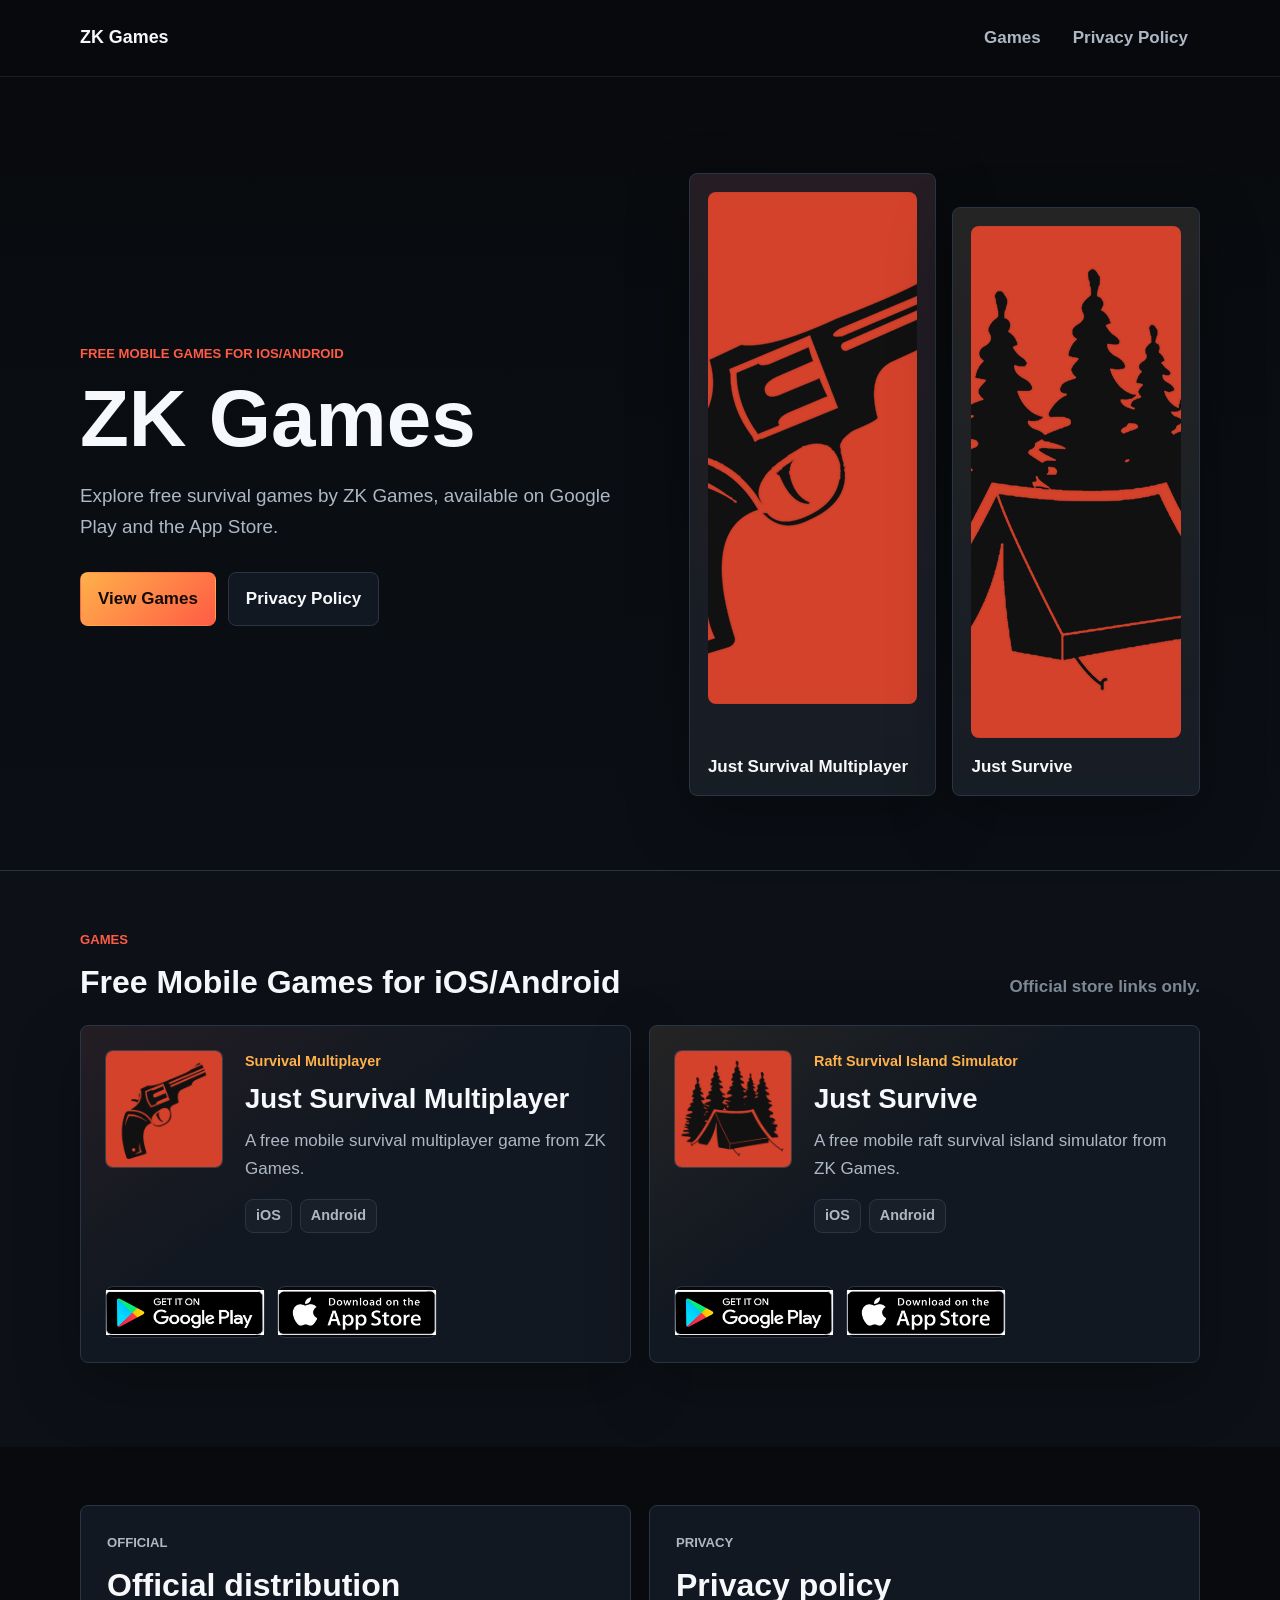
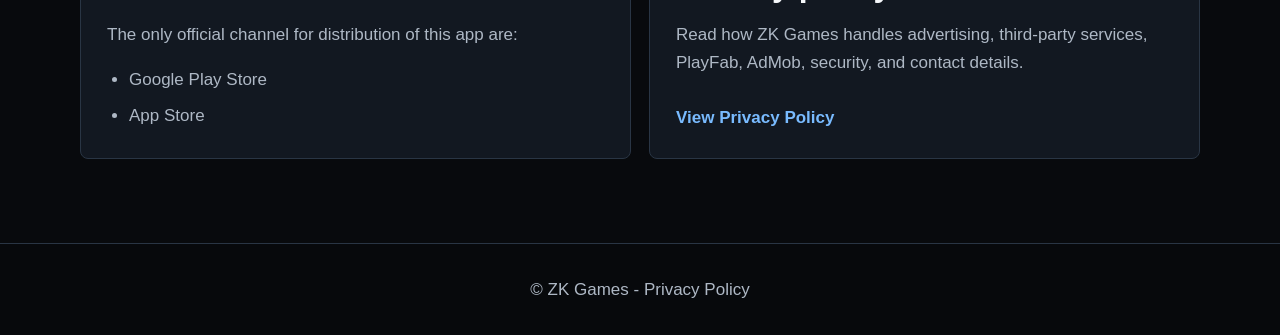
<file: index.html>
<!DOCTYPE html>
<html lang="en">
<head>
    <title>ZK Games - Free Mobile Games for iOS/Android</title>
    <meta charset="utf-8" />
    <meta name="viewport" content="width=device-width, initial-scale=1.0" />
    <meta name="description" content="ZK Games creates free mobile survival games for iOS and Android, including Just Survival Multiplayer and Just Survive." />
    <meta name="keywords" content="ZK Games, free mobile games, iOS games, Android games, survival games, Just Survival Multiplayer, Just Survive" />
    <meta name="author" content="ZK Games" />
    <meta name="robots" content="index, follow" />
    <meta name="theme-color" content="#080a0d" />
    <meta name="color-scheme" content="dark" />
    <link rel="canonical" href="https://zkgamestudios.com/" />
    <link rel="icon" href="images/JustSurvivalAndroidIcon.png" type="image/png" />
    <link rel="apple-touch-icon" href="images/JustSurvivalAndroidIcon.png" />
    <link rel="preload" href="images/JustSurvivalAndroidIcon.png" as="image" />
    <link rel="preload" href="images/JustSurviveAndroidIcon.png" as="image" />
    <meta property="og:type" content="website" />
    <meta property="og:site_name" content="ZK Games" />
    <meta property="og:title" content="ZK Games - Free Mobile Games for iOS/Android" />
    <meta property="og:description" content="Play free mobile survival games from ZK Games on iOS and Android." />
    <meta property="og:url" content="https://zkgamestudios.com/" />
    <meta property="og:image" content="https://zkgamestudios.com/images/JustSurvivalAndroidIcon.png" />
    <meta property="og:image:alt" content="Just Survival Multiplayer game icon" />
    <meta name="twitter:card" content="summary" />
    <meta name="twitter:title" content="ZK Games - Free Mobile Games for iOS/Android" />
    <meta name="twitter:description" content="Play free mobile survival games from ZK Games on iOS and Android." />
    <meta name="twitter:image" content="https://zkgamestudios.com/images/JustSurvivalAndroidIcon.png" />
    <link rel="stylesheet" href="style.css" />
    <script type="application/ld+json">
    {
        "@context": "https://schema.org",
        "@graph": [
            {
                "@type": "Organization",
                "@id": "https://zkgamestudios.com/#organization",
                "name": "ZK Games",
                "url": "https://zkgamestudios.com/",
                "logo": "https://zkgamestudios.com/images/JustSurvivalAndroidIcon.png"
            },
            {
                "@type": "WebSite",
                "@id": "https://zkgamestudios.com/#website",
                "name": "ZK Games",
                "url": "https://zkgamestudios.com/",
                "publisher": {
                    "@id": "https://zkgamestudios.com/#organization"
                },
                "inLanguage": "en"
            },
            {
                "@type": "VideoGame",
                "name": "Just Survival Multiplayer",
                "url": "https://zkgamestudios.com/#games",
                "image": "https://zkgamestudios.com/images/JustSurvivalAndroidIcon.png",
                "applicationCategory": "GameApplication",
                "genre": "Survival",
                "operatingSystem": "iOS, Android",
                "publisher": {
                    "@id": "https://zkgamestudios.com/#organization"
                },
                "sameAs": [
                    "https://play.google.com/store/apps/details?id=com.zkgames.just.survival.multiplayer.online",
                    "https://apps.apple.com/tr/app/just-survival-multiplayer/id6446317961"
                ]
            },
            {
                "@type": "VideoGame",
                "name": "Just Survive",
                "url": "https://zkgamestudios.com/#games",
                "image": "https://zkgamestudios.com/images/JustSurviveAndroidIcon.png",
                "applicationCategory": "GameApplication",
                "genre": "Survival",
                "operatingSystem": "iOS, Android",
                "publisher": {
                    "@id": "https://zkgamestudios.com/#organization"
                },
                "sameAs": [
                    "https://play.google.com/store/apps/details?id=com.zkgames.justsurvive",
                    "https://itunes.apple.com/us/app/just-survive-raft-survival-island-simulator/id1271766811"
                ]
            }
        ]
    }
    </script>
</head>
<body>
    <a class="skip-link" href="#games">Skip to games</a>

    <header class="site-header" id="top">
        <nav class="site-nav" aria-label="Primary">
            <a class="brand" href="index.html" aria-label="ZK Games home">
                <span>ZK Games</span>
            </a>
            <div class="nav-links">
                <a href="#games">Games</a>
                <a href="privacy-policy.html">Privacy Policy</a>
            </div>
        </nav>
    </header>

    <main>
        <section class="hero-section" aria-labelledby="hero-title">
            <div class="hero-copy">
                <p class="eyebrow">FREE MOBILE GAMES FOR IOS/ANDROID</p>
                <h1 id="hero-title">ZK Games</h1>
                <p class="hero-description">Explore free survival games by ZK Games, available on Google Play and the App Store.</p>
                <div class="hero-actions" aria-label="Primary actions">
                    <a class="button button-primary" href="#games">View Games</a>
                    <a class="button button-secondary" href="privacy-policy.html">Privacy Policy</a>
                </div>
            </div>

            <div class="hero-showcase" aria-label="Featured games">
                <a class="featured-game" href="#just-survival-multiplayer">
                    <img src="images/JustSurvivalAndroidIcon.png" width="512" height="512" alt="Just Survival Multiplayer icon" />
                    <span>Just Survival Multiplayer</span>
                </a>
                <a class="featured-game" href="#just-survive">
                    <img src="images/JustSurviveAndroidIcon.png" width="512" height="512" alt="Just Survive icon" />
                    <span>Just Survive</span>
                </a>
            </div>
        </section>

        <section class="section games-section" aria-labelledby="games-title">
            <div class="section-heading">
                <div>
                    <p class="eyebrow">Games</p>
                    <h2 id="games-title">Free Mobile Games for iOS/Android</h2>
                </div>
                <p class="section-note">Official store links only.</p>
            </div>

            <div class="game-grid" id="games">
                <article class="game-card" id="just-survival-multiplayer">
                    <img class="game-icon" src="images/JustSurvivalAndroidIcon.png" width="512" height="512" alt="Just Survival Multiplayer icon" decoding="async" />
                    <div>
                        <p class="game-kicker">Survival Multiplayer</p>
                        <h3>Just Survival Multiplayer</h3>
                        <p class="game-description">A free mobile survival multiplayer game from ZK Games.</p>
                        <div class="platform-list" aria-label="Platforms">
                            <span>iOS</span>
                            <span>Android</span>
                        </div>
                    </div>
                    <div class="store-links" aria-label="Just Survival Multiplayer store links">
                        <a href="https://play.google.com/store/apps/details?id=com.zkgames.just.survival.multiplayer.online" rel="noopener">
                            <img src="images/googleplay.png" width="282" height="80" alt="Get Just Survival Multiplayer on Google Play" loading="lazy" decoding="async" />
                        </a>
                        <a href="https://apps.apple.com/tr/app/just-survival-multiplayer/id6446317961" rel="noopener">
                            <img src="images/appstore.png" width="282" height="80" alt="Download Just Survival Multiplayer on the App Store" loading="lazy" decoding="async" />
                        </a>
                    </div>
                </article>

                <article class="game-card" id="just-survive">
                    <img class="game-icon" src="images/JustSurviveAndroidIcon.png" width="512" height="512" alt="Just Survive icon" decoding="async" />
                    <div>
                        <p class="game-kicker">Raft Survival Island Simulator</p>
                        <h3>Just Survive</h3>
                        <p class="game-description">A free mobile raft survival island simulator from ZK Games.</p>
                        <div class="platform-list" aria-label="Platforms">
                            <span>iOS</span>
                            <span>Android</span>
                        </div>
                    </div>
                    <div class="store-links" aria-label="Just Survive store links">
                        <a href="https://play.google.com/store/apps/details?id=com.zkgames.justsurvive" rel="noopener">
                            <img src="images/googleplay.png" width="282" height="80" alt="Get Just Survive on Google Play" loading="lazy" decoding="async" />
                        </a>
                        <a href="https://itunes.apple.com/us/app/just-survive-raft-survival-island-simulator/id1271766811" rel="noopener">
                            <img src="images/appstore.png" width="282" height="80" alt="Download Just Survive on the App Store" loading="lazy" decoding="async" />
                        </a>
                    </div>
                </article>
            </div>
        </section>

        <section class="section info-section" aria-labelledby="official-title">
            <div class="info-grid">
                <article class="info-panel">
                    <p class="eyebrow">Official</p>
                    <h2 id="official-title">Official distribution</h2>
                    <p>The only official channel for distribution of this app are:</p>
                    <ul>
                        <li>Google Play Store</li>
                        <li>App Store</li>
                    </ul>
                </article>

                <article class="info-panel">
                    <p class="eyebrow">Privacy</p>
                    <h2>Privacy policy</h2>
                    <p>Read how ZK Games handles advertising, third-party services, PlayFab, AdMob, security, and contact details.</p>
                    <a class="text-link" href="privacy-policy.html">View Privacy Policy</a>
                </article>
            </div>
        </section>
    </main>

    <footer class="site-footer">
        <a href="privacy-policy.html">&copy; ZK Games - Privacy Policy</a>
    </footer>
</body>
</html>
</file>
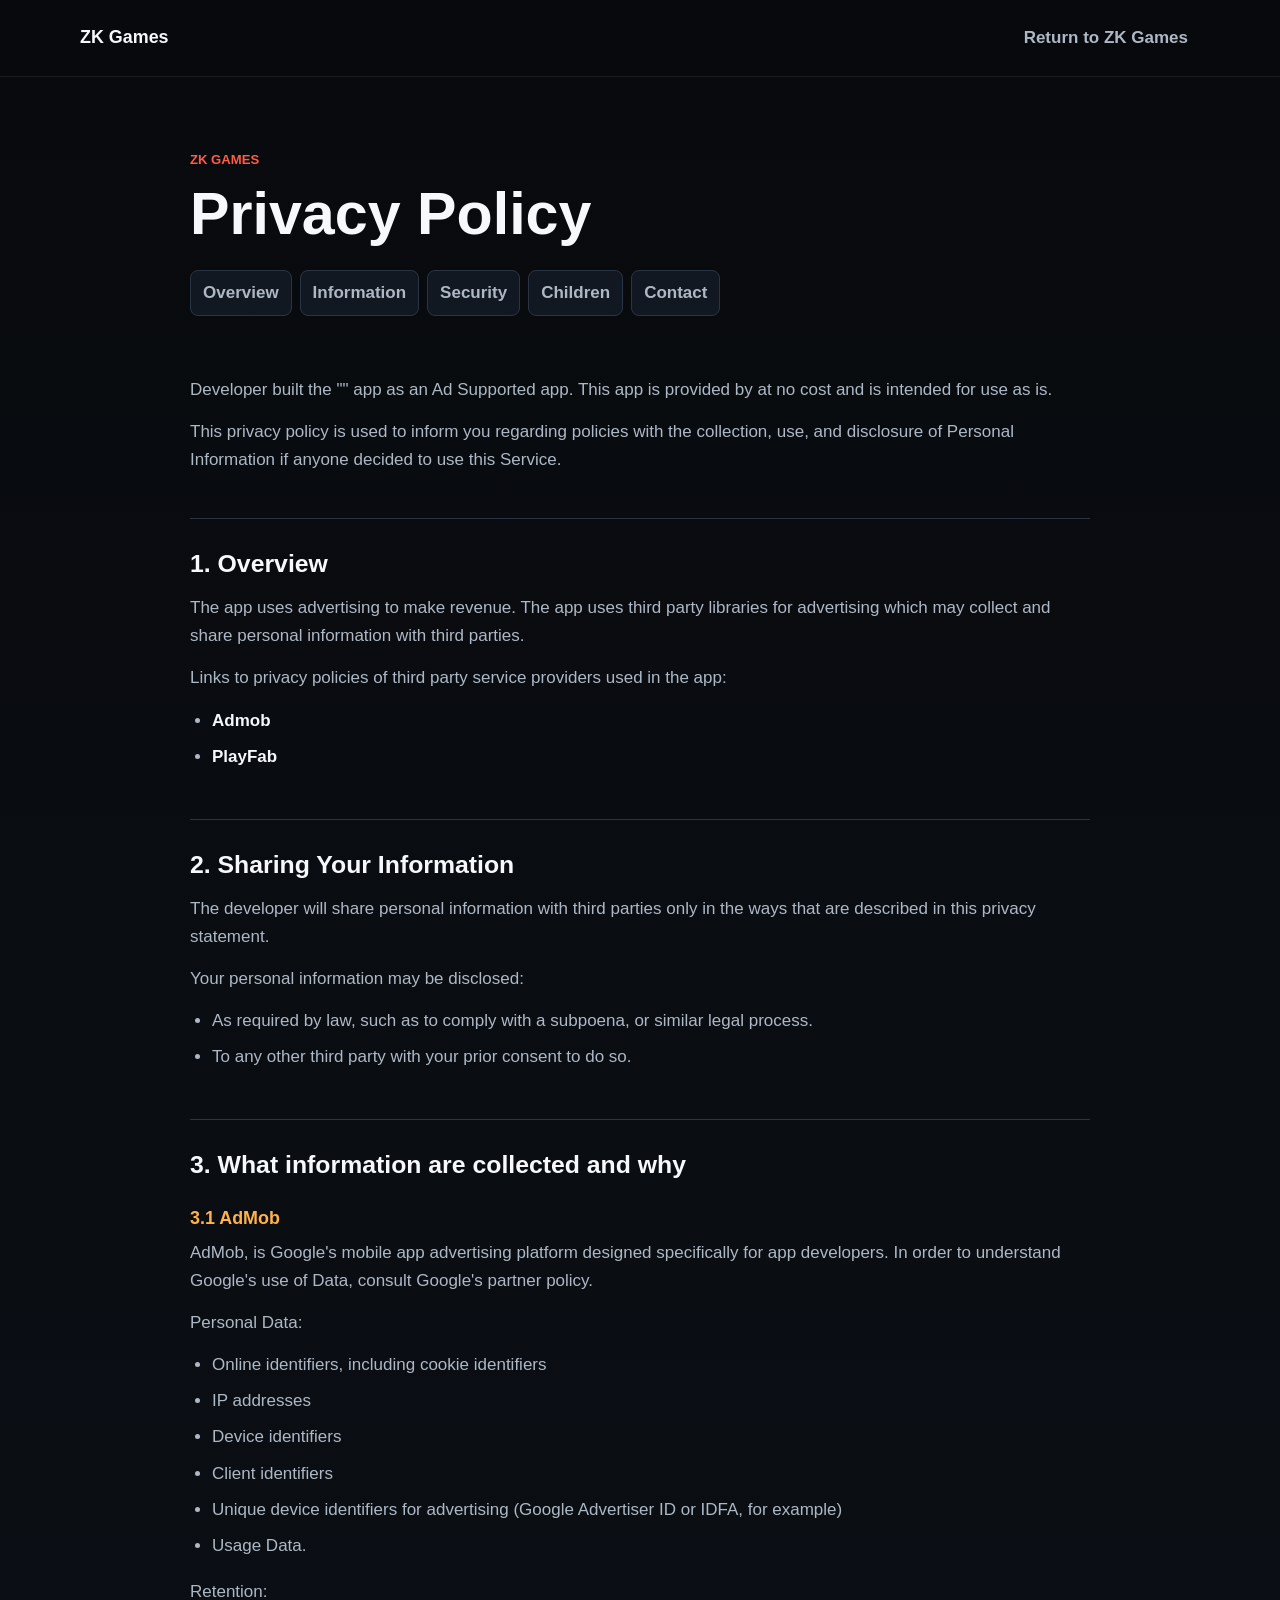
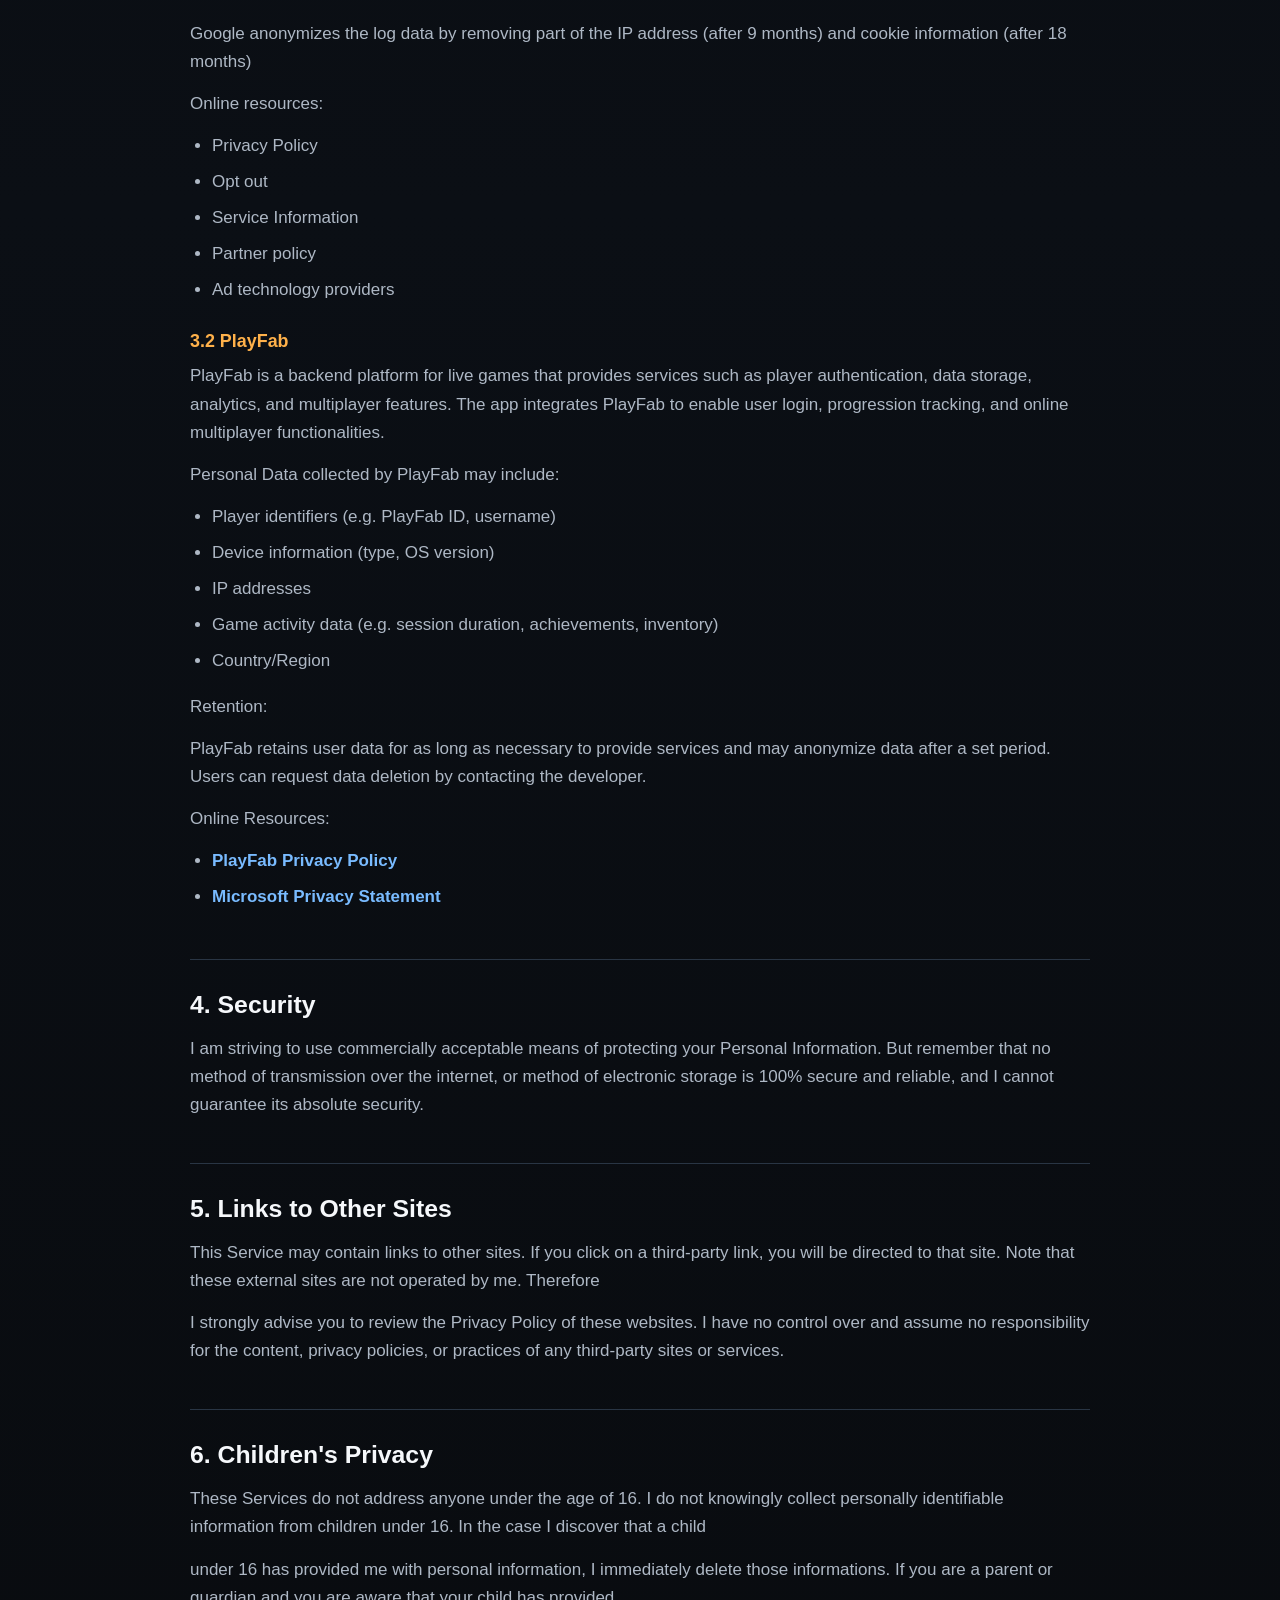
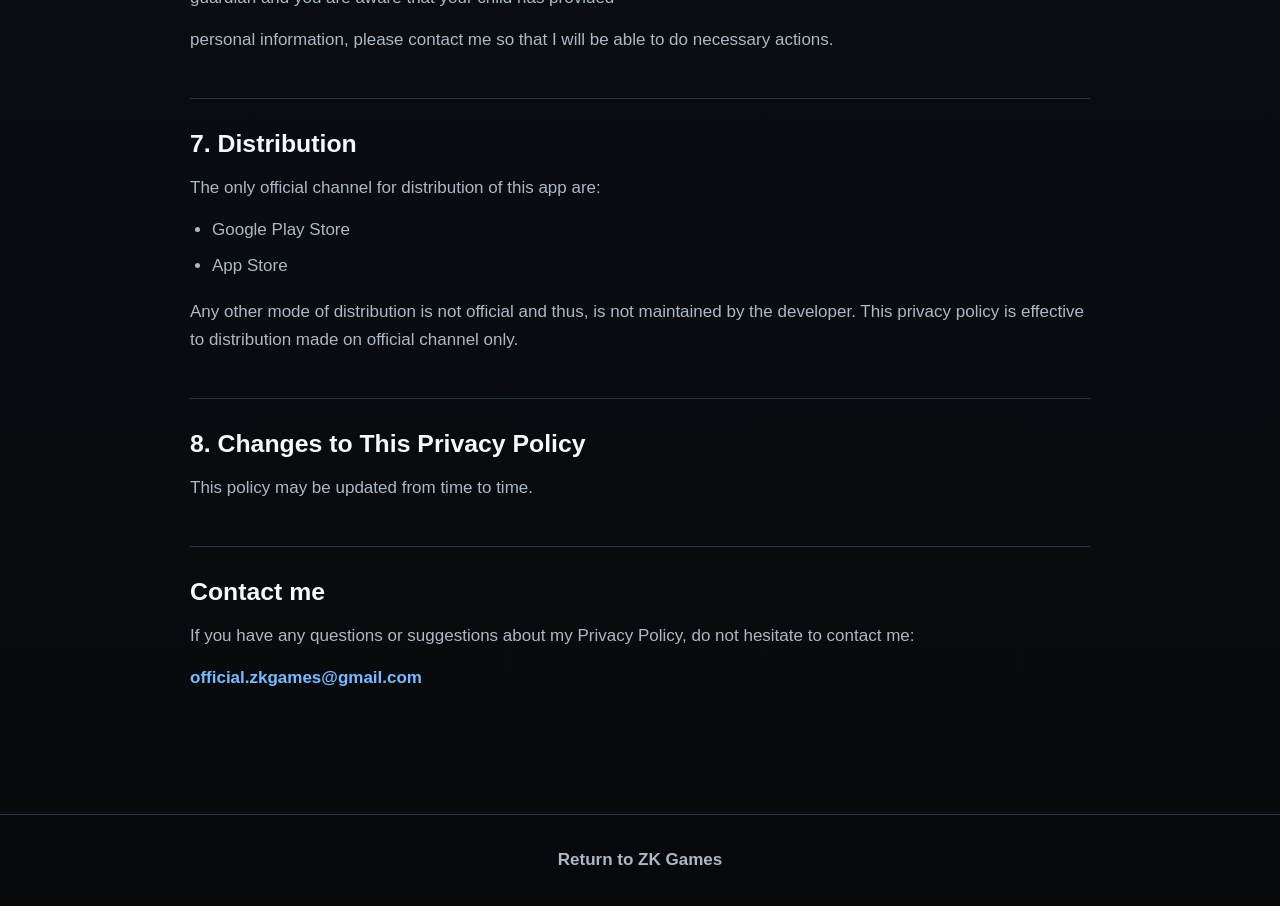
<file: privacy-policy.html>
<!DOCTYPE html>
<html lang="en">
<head>
    <title>ZK Games - Privacy Policy</title>
    <meta charset="utf-8" />
    <meta name="viewport" content="width=device-width, initial-scale=1.0" />
    <meta name="description" content="Read the ZK Games privacy policy for information about advertising, data collection, PlayFab, AdMob, distribution, security, and contact details." />
    <meta name="keywords" content="ZK Games privacy policy, mobile game privacy policy, AdMob privacy, PlayFab privacy, iOS Android games" />
    <meta name="author" content="ZK Games" />
    <meta name="robots" content="index, follow" />
    <meta name="theme-color" content="#080a0d" />
    <meta name="color-scheme" content="dark" />
    <link rel="canonical" href="https://zkgamestudios.com/privacy-policy.html" />
    <link rel="icon" href="images/JustSurvivalAndroidIcon.png" type="image/png" />
    <link rel="apple-touch-icon" href="images/JustSurvivalAndroidIcon.png" />
    <link rel="preload" href="images/JustSurvivalAndroidIcon.png" as="image" />
    <meta property="og:type" content="article" />
    <meta property="og:site_name" content="ZK Games" />
    <meta property="og:title" content="ZK Games - Privacy Policy" />
    <meta property="og:description" content="Privacy policy for ZK Games mobile games, including information about AdMob, PlayFab, data use, distribution, and contact details." />
    <meta property="og:url" content="https://zkgamestudios.com/privacy-policy.html" />
    <meta property="og:image" content="https://zkgamestudios.com/images/JustSurvivalAndroidIcon.png" />
    <meta property="og:image:alt" content="ZK Games icon" />
    <meta name="twitter:card" content="summary" />
    <meta name="twitter:title" content="ZK Games - Privacy Policy" />
    <meta name="twitter:description" content="Privacy policy for ZK Games mobile games, including AdMob, PlayFab, data use, distribution, and contact details." />
    <meta name="twitter:image" content="https://zkgamestudios.com/images/JustSurvivalAndroidIcon.png" />
    <link rel="stylesheet" href="style.css" />
    <script type="application/ld+json">
    {
        "@context": "https://schema.org",
        "@type": "WebPage",
        "@id": "https://zkgamestudios.com/privacy-policy.html#webpage",
        "name": "ZK Games - Privacy Policy",
        "description": "Privacy policy for ZK Games mobile games, including information about AdMob, PlayFab, data use, distribution, and contact details.",
        "url": "https://zkgamestudios.com/privacy-policy.html",
        "isPartOf": {
            "@type": "WebSite",
            "@id": "https://zkgamestudios.com/#website",
            "name": "ZK Games",
            "url": "https://zkgamestudios.com/"
        },
        "publisher": {
            "@type": "Organization",
            "@id": "https://zkgamestudios.com/#organization",
            "name": "ZK Games",
            "url": "https://zkgamestudios.com/",
            "logo": "https://zkgamestudios.com/images/JustSurvivalAndroidIcon.png"
        },
        "inLanguage": "en"
    }
    </script>
</head>
<body class="policy-page">
    <a class="skip-link" href="#policy-content">Skip to policy</a>

    <header class="site-header">
        <nav class="site-nav" aria-label="Primary">
            <a class="brand" href="index.html" aria-label="ZK Games home">
                <span>ZK Games</span>
            </a>
            <div class="nav-links">
                <a href="index.html">Return to ZK Games</a>
            </div>
        </nav>
    </header>

    <main>
        <div class="policy-title">
            <p class="eyebrow">ZK Games</p>
            <h1>Privacy Policy</h1>
            <nav class="policy-toc" aria-label="Privacy policy sections">
                <a href="#overview">Overview</a>
                <a href="#information">Information</a>
                <a href="#security">Security</a>
                <a href="#children">Children</a>
                <a href="#contact">Contact</a>
            </nav>
        </div>

        <div class="policy-content" id="policy-content">
        <section class="policy-section">
            <p>Developer built the "" app as an Ad Supported app. This app is provided by at no cost and is intended for use as is.</p>
            <p>This privacy policy is used to inform you regarding policies with the collection, use, and disclosure of Personal Information if anyone decided to use this Service.</p>
        </section>

        <section class="policy-section" id="overview">
            <h2>1. Overview</h2>
            <p>The app uses advertising to make revenue. The app uses third party libraries for advertising which may collect and share personal information with third parties.</p>
            <p>Links to privacy policies of third party service providers used in the app:</p>
            <ul>
                <li><a href="https://policies.google.com/technologies/ads"><strong>Admob</strong></a></li>
                <li><a href="https://playfab.com/privacy-terms/"><strong>PlayFab</strong></a></li>
            </ul>
        </section>

        <section class="policy-section" id="sharing">
            <h2>2. Sharing Your Information</h2>
            <p>The developer will share personal information with third parties only in the ways that are described in this privacy statement.</p>
            <p>Your personal information may be disclosed:</p>
            <ul>
                <li>As required by law, such as to comply with a subpoena, or similar legal process.</li>
                <li>To any other third party with your prior consent to do so.</li>
            </ul>
        </section>

        <section class="policy-section" id="information">
            <h2>3. What information are collected and why</h2>

            <h3>3.1 AdMob</h3>
            <p>AdMob, is Google's mobile app advertising platform designed specifically for app developers. In order to understand Google's use of Data, consult Google's partner policy.</p>
            <p>Personal Data:</p>
            <ul>
                <li>Online identifiers, including cookie identifiers</li>
                <li>IP addresses</li>
                <li>Device identifiers</li>
                <li>Client identifiers</li>
                <li>Unique device identifiers for advertising (Google Advertiser ID or IDFA, for example)</li>
                <li>Usage Data.</li>
            </ul>
            <p>Retention:</p>
            <p>Google anonymizes the log data by removing part of the IP address (after 9 months) and cookie information (after 18 months)</p>
            <p>Online resources:</p>
            <ul>
                <li>Privacy Policy</li>
                <li>Opt out</li>
                <li>Service Information</li>
                <li>Partner policy</li>
                <li>Ad technology providers</li>
            </ul>

            <h3>3.2 PlayFab</h3>
            <p>PlayFab is a backend platform for live games that provides services such as player authentication, data storage, analytics, and multiplayer features. The app integrates PlayFab to enable user login, progression tracking, and online multiplayer functionalities.</p>
            <p>Personal Data collected by PlayFab may include:</p>
            <ul>
                <li>Player identifiers (e.g. PlayFab ID, username)</li>
                <li>Device information (type, OS version)</li>
                <li>IP addresses</li>
                <li>Game activity data (e.g. session duration, achievements, inventory)</li>
                <li>Country/Region</li>
            </ul>
            <p>Retention:</p>
            <p>PlayFab retains user data for as long as necessary to provide services and may anonymize data after a set period. Users can request data deletion by contacting the developer.</p>
            <p>Online Resources:</p>
            <ul>
                <li><a href="https://playfab.com/privacy-terms/">PlayFab Privacy Policy</a></li>
                <li><a href="https://privacy.microsoft.com/">Microsoft Privacy Statement</a></li>
            </ul>
        </section>

        <section class="policy-section" id="security">
            <h2>4. Security</h2>
            <p>I am striving to use commercially acceptable means of protecting your Personal Information. But remember that no method of transmission over the internet, or method of electronic storage is 100% secure and reliable, and I cannot guarantee its absolute security.</p>
        </section>

        <section class="policy-section" id="links">
            <h2>5. Links to Other Sites</h2>
            <p>This Service may contain links to other sites. If you click on a third-party link, you will be directed to that site. Note that these external sites are not operated by me. Therefore</p>
            <p>I strongly advise you to review the Privacy Policy of these websites. I have no control over and assume no responsibility for the content, privacy policies, or practices of any third-party sites or services.</p>
        </section>

        <section class="policy-section" id="children">
            <h2>6. Children's Privacy</h2>
            <p>These Services do not address anyone under the age of 16. I do not knowingly collect personally identifiable information from children under 16. In the case I discover that a child</p>
            <p>under 16 has provided me with personal information, I immediately delete those informations. If you are a parent or guardian and you are aware that your child has provided</p>
            <p>personal information, please contact me so that I will be able to do necessary actions.</p>
        </section>

        <section class="policy-section" id="distribution">
            <h2>7. Distribution</h2>
            <p>The only official channel for distribution of this app are:</p>
            <ul>
                <li>Google Play Store</li>
                <li>App Store</li>
            </ul>
            <p>Any other mode of distribution is not official and thus, is not maintained by the developer. This privacy policy is effective to distribution made on official channel only.</p>
        </section>

        <section class="policy-section" id="changes">
            <h2>8. Changes to This Privacy Policy</h2>
            <p>This policy may be updated from time to time.</p>
        </section>

        <section class="policy-section" id="contact">
            <h2>Contact me</h2>
            <p>If you have any questions or suggestions about my Privacy Policy, do not hesitate to contact me:</p>
            <p><a href="mailto:official.zkgames@gmail.com">official.zkgames@gmail.com</a></p>
        </section>
        </div>
    </main>

    <footer class="site-footer">
        <a href="index.html"><strong>Return to ZK Games</strong></a>
    </footer>
</body>
</html>
</file>
<file: style.css>
*,
*::before,
*::after {
    box-sizing: border-box;
}

:root {
    --page: #080a0d;
    --page-soft: #0d1117;
    --panel: #121821;
    --panel-strong: #171f2a;
    --panel-soft: #1d2531;
    --text: #f6f8fb;
    --muted: #aeb8c5;
    --quiet: #7e8996;
    --line: #293544;
    --line-strong: #3a4858;
    --accent: #ff5b45;
    --accent-2: #ffb14a;
    --link: #79bbff;
    --shadow: 0 22px 60px rgba(0, 0, 0, 0.34);
}

html {
    min-width: 320px;
    scroll-behavior: smooth;
}

body {
    min-height: 100vh;
    margin: 0;
    color: var(--text);
    font-family: "Segoe UI", Arial, Helvetica, sans-serif;
    font-size: 17px;
    line-height: 1.65;
    background:
        linear-gradient(180deg, #080a0d 0%, #0b0f15 44%, #080a0d 100%);
}

a {
    color: inherit;
    text-decoration: none;
}

a:focus-visible,
button:focus-visible {
    outline: 3px solid rgba(255, 91, 69, 0.42);
    outline-offset: 4px;
}

img {
    display: block;
    max-width: 100%;
}

.skip-link {
    position: fixed;
    top: 12px;
    left: 12px;
    z-index: 30;
    padding: 9px 12px;
    border-radius: 8px;
    color: var(--text);
    background: var(--accent);
    font-weight: 900;
    transform: translateY(-140%);
}

.skip-link:focus {
    transform: translateY(0);
}

.site-header {
    position: sticky;
    top: 0;
    z-index: 20;
    border-bottom: 1px solid rgba(255, 255, 255, 0.08);
    background: rgba(8, 10, 13, 0.88);
    backdrop-filter: blur(14px);
}

.site-nav {
    display: flex;
    width: min(1120px, calc(100% - 48px));
    min-height: 76px;
    align-items: center;
    justify-content: space-between;
    gap: 24px;
    margin: 0 auto;
}

.brand {
    display: inline-flex;
    align-items: center;
    min-height: 40px;
    color: var(--text);
    font-size: 1.12rem;
    font-weight: 900;
}

.nav-links,
.hero-actions,
.store-links,
.platform-list,
.policy-toc {
    display: flex;
    align-items: center;
    flex-wrap: wrap;
}

.nav-links {
    justify-content: flex-end;
    gap: 8px;
}

.nav-links a,
.policy-toc a {
    min-height: 40px;
    padding: 8px 12px;
    border-radius: 8px;
    color: var(--muted);
    font-weight: 800;
}

.nav-links a:hover,
.policy-toc a:hover {
    color: var(--text);
    background: var(--panel-soft);
}

.hero-section {
    display: grid;
    width: min(1120px, calc(100% - 48px));
    grid-template-columns: minmax(0, 1.05fr) minmax(320px, 0.95fr);
    align-items: center;
    gap: 44px;
    margin: 0 auto;
    padding: 96px 0 74px;
}

.hero-copy {
    max-width: 760px;
}

.eyebrow {
    margin: 0 0 12px;
    color: var(--accent);
    font-size: 0.82rem;
    font-weight: 900;
    text-transform: uppercase;
}

.hero-copy h1,
.policy-title h1,
.not-found-title {
    margin: 0;
    color: var(--text);
    font-weight: 900;
    line-height: 1.04;
}

.hero-copy h1 {
    font-size: 5rem;
}

.hero-description {
    max-width: 620px;
    margin: 20px 0 0;
    color: var(--muted);
    font-size: 1.18rem;
}

.hero-actions {
    gap: 12px;
    margin-top: 30px;
}

.button {
    display: inline-flex;
    min-height: 48px;
    align-items: center;
    justify-content: center;
    padding: 12px 17px;
    border: 1px solid var(--line);
    border-radius: 8px;
    font-weight: 900;
}

.button-primary {
    border-color: transparent;
    color: #140b08;
    background: linear-gradient(135deg, var(--accent-2), var(--accent));
}

.button-secondary {
    color: var(--text);
    background: var(--panel);
}

.button:hover,
.featured-game:hover,
.game-card:hover,
.store-links a:hover {
    transform: translateY(-2px);
}

.hero-showcase {
    display: grid;
    grid-template-columns: repeat(2, minmax(0, 1fr));
    gap: 16px;
}

.featured-game {
    display: flex;
    min-height: 294px;
    flex-direction: column;
    justify-content: space-between;
    gap: 18px;
    padding: 18px;
    border: 1px solid var(--line);
    border-radius: 8px;
    background:
        linear-gradient(180deg, rgba(255, 91, 69, 0.08), rgba(255, 255, 255, 0.02)),
        var(--panel);
    box-shadow: var(--shadow);
}

.featured-game:nth-child(2) {
    margin-top: 34px;
    background:
        linear-gradient(180deg, rgba(255, 177, 74, 0.08), rgba(255, 255, 255, 0.02)),
        var(--panel);
}

.featured-game img {
    width: 100%;
    aspect-ratio: 1;
    border-radius: 8px;
    object-fit: cover;
}

.featured-game span {
    color: var(--text);
    font-weight: 900;
    line-height: 1.25;
}

.section {
    padding: 58px 0 84px;
}

.games-section {
    border-top: 1px solid var(--line);
    background: var(--page-soft);
}

.section-heading,
.game-grid,
.info-grid {
    width: min(1120px, calc(100% - 48px));
    margin-right: auto;
    margin-left: auto;
}

.section-heading {
    display: flex;
    align-items: end;
    justify-content: space-between;
    gap: 24px;
    margin-bottom: 24px;
}

.section-heading h2,
.info-panel h2 {
    max-width: 700px;
    margin: 0;
    color: var(--text);
    font-size: 2rem;
    line-height: 1.2;
}

.section-note {
    margin: 0;
    color: var(--quiet);
    font-weight: 800;
}

.game-grid {
    display: grid;
    grid-template-columns: repeat(2, minmax(0, 1fr));
    gap: 18px;
}

.game-card {
    display: grid;
    min-height: 338px;
    grid-template-columns: 118px 1fr;
    align-items: start;
    gap: 22px;
    padding: 24px;
    border: 1px solid var(--line);
    border-radius: 8px;
    background:
        linear-gradient(145deg, rgba(255, 91, 69, 0.08), transparent 42%),
        var(--panel);
    box-shadow: var(--shadow);
}

.game-card:nth-child(2) {
    background:
        linear-gradient(145deg, rgba(255, 177, 74, 0.08), transparent 42%),
        var(--panel);
}

.game-icon {
    width: 118px;
    height: 118px;
    border: 1px solid rgba(255, 255, 255, 0.12);
    border-radius: 8px;
    object-fit: cover;
    background: var(--panel-soft);
}

.game-kicker {
    margin: 0 0 8px;
    color: var(--accent-2);
    font-size: 0.9rem;
    font-weight: 900;
}

.game-card h3 {
    margin: 0;
    color: var(--text);
    font-size: 1.72rem;
    line-height: 1.2;
}

.game-description {
    margin: 12px 0 0;
    color: var(--muted);
}

.platform-list {
    gap: 8px;
    margin-top: 16px;
}

.platform-list span {
    min-height: 30px;
    padding: 4px 10px;
    border: 1px solid var(--line);
    border-radius: 8px;
    color: var(--muted);
    background: rgba(255, 255, 255, 0.03);
    font-size: 0.9rem;
    font-weight: 900;
}

.store-links {
    grid-column: 1 / -1;
    align-self: end;
    gap: 12px;
}

.store-links a {
    display: inline-flex;
    height: 52px;
    align-items: center;
    justify-content: center;
    border: 1px solid var(--line);
    border-radius: 8px;
    background: #07090c;
}

.store-links a:hover {
    border-color: var(--line-strong);
}

.store-links img {
    width: 158px;
    height: auto;
}

.info-section {
    background: var(--page);
}

.info-grid {
    display: grid;
    grid-template-columns: repeat(2, minmax(0, 1fr));
    gap: 18px;
}

.info-panel {
    padding: 26px;
    border: 1px solid var(--line);
    border-radius: 8px;
    background: var(--panel);
}

.info-panel p,
.info-panel li {
    color: var(--muted);
}

.info-panel ul {
    display: grid;
    gap: 8px;
    margin: 14px 0 0;
    padding-left: 22px;
}

.text-link {
    display: inline-flex;
    margin-top: 10px;
    color: var(--link);
    font-weight: 900;
}

.site-footer {
    display: flex;
    min-height: 92px;
    align-items: center;
    justify-content: center;
    padding: 24px;
    border-top: 1px solid var(--line);
    color: var(--muted);
    background: #07090c;
    text-align: center;
}

.site-footer a:hover,
.policy-content a:hover,
.text-link:hover {
    color: var(--accent-2);
}

.policy-title {
    width: min(900px, calc(100% - 48px));
    margin: 0 auto;
    padding: 72px 0 24px;
}

.policy-title h1,
.not-found-title {
    font-size: 3.7rem;
}

.policy-toc {
    gap: 8px;
    margin-top: 26px;
}

.policy-toc a {
    border: 1px solid var(--line);
    background: var(--panel);
}

.policy-content {
    width: min(900px, calc(100% - 48px));
    margin: 0 auto 78px;
    padding: 6px 0 0;
}

.policy-section {
    scroll-margin-top: 94px;
    padding: 30px 0;
    border-top: 1px solid var(--line);
}

.policy-section:first-child {
    border-top: 0;
}

.policy-section h2,
.policy-section h3 {
    color: var(--text);
    line-height: 1.25;
}

.policy-section h2 {
    margin: 0 0 14px;
    font-size: 1.55rem;
}

.policy-section h3 {
    margin: 26px 0 10px;
    color: var(--accent-2);
    font-size: 1.12rem;
}

.policy-section p {
    margin: 0 0 14px;
    color: var(--muted);
}

.policy-section ul {
    display: grid;
    gap: 8px;
    margin: 0 0 18px;
    padding-left: 22px;
    color: var(--muted);
}

.policy-section strong {
    color: var(--text);
}

.policy-section a {
    color: var(--link);
    font-weight: 800;
}

.not-found-main {
    display: grid;
    width: min(760px, calc(100% - 48px));
    min-height: calc(100svh - 169px);
    place-items: center;
    margin: 0 auto;
    padding: 64px 0;
    text-align: center;
}

.not-found-main p {
    max-width: 560px;
    margin: 18px auto 0;
    color: var(--muted);
}

@media (max-width: 880px) {
    .site-nav,
    .hero-section,
    .section-heading,
    .game-grid,
    .info-grid,
    .policy-title,
    .policy-content,
    .not-found-main {
        width: calc(100% - 40px);
    }

    .hero-section {
        grid-template-columns: 1fr;
        padding: 68px 0 54px;
    }

    .hero-showcase {
        max-width: 520px;
    }

    .section-heading {
        display: block;
    }

    .section-note {
        margin-top: 10px;
    }

    .game-grid,
    .info-grid {
        grid-template-columns: 1fr;
    }
}

@media (max-width: 640px) {
    body {
        font-size: 16px;
    }

    .site-nav,
    .hero-section,
    .section-heading,
    .game-grid,
    .info-grid,
    .policy-title,
    .policy-content,
    .not-found-main {
        width: calc(100% - 32px);
    }

    .site-nav {
        min-height: 88px;
        align-items: flex-start;
        flex-direction: column;
        justify-content: center;
        gap: 8px;
    }

    .nav-links {
        justify-content: flex-start;
    }

    .nav-links a,
    .policy-toc a {
        padding-right: 10px;
        padding-left: 10px;
        font-size: 0.95rem;
    }

    .hero-copy h1,
    .policy-title h1,
    .not-found-title {
        font-size: 2.7rem;
    }

    .hero-description {
        font-size: 1rem;
    }

    .hero-showcase {
        grid-template-columns: 1fr;
    }

    .featured-game,
    .featured-game:nth-child(2) {
        min-height: 0;
        margin-top: 0;
    }

    .featured-game img {
        width: 132px;
    }

    .section {
        padding: 46px 0 62px;
    }

    .section-heading h2,
    .info-panel h2 {
        font-size: 1.7rem;
    }

    .game-card {
        min-height: 0;
        grid-template-columns: 88px 1fr;
        gap: 16px;
        padding: 18px;
    }

    .game-icon {
        width: 88px;
        height: 88px;
    }

    .game-card h3 {
        font-size: 1.35rem;
    }

    .store-links {
        flex-direction: column;
        align-items: flex-start;
    }

    .store-links a {
        height: 48px;
    }

    .store-links img {
        width: 144px;
    }
}
</file>
